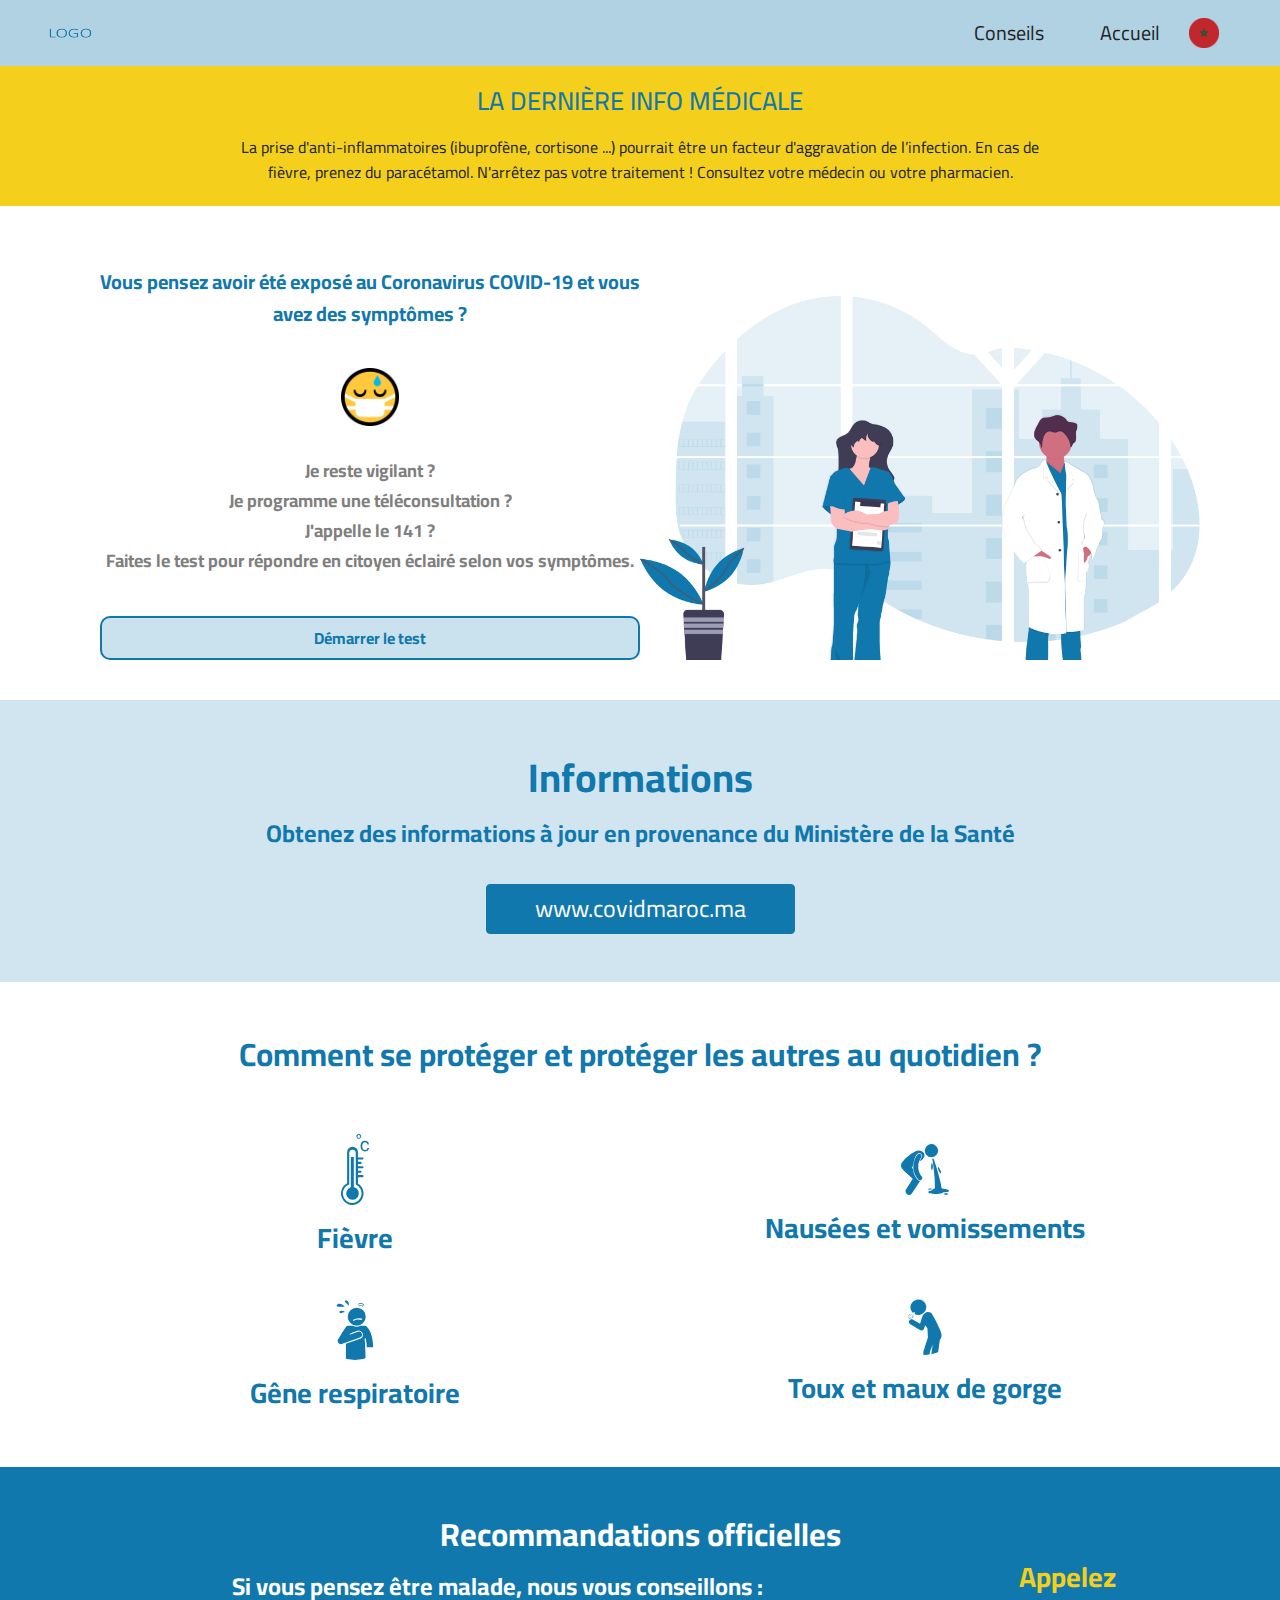
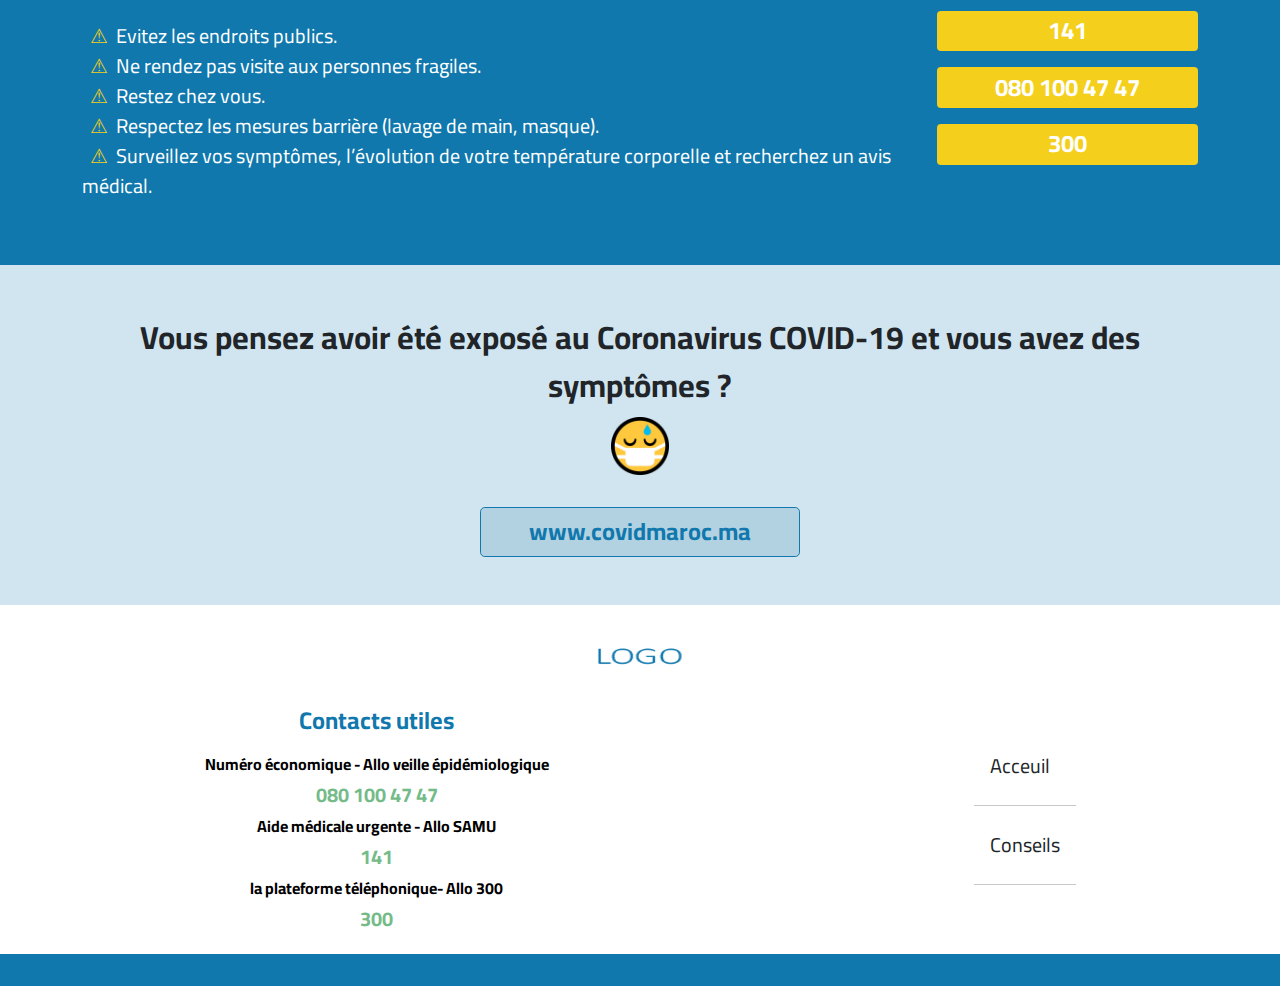
<file: index.html>
<!DOCTYPE html>
<html lang="en">
<head>
    <meta charset="UTF-8">
    <meta http-equiv="X-UA-Compatible" content="IE=edge">
    <meta name="viewport" content="width=device-width, initial-scale=1.0">
    <link rel="preconnect" href="https://fonts.googleapis.com">
    <link rel="preconnect" href="https://fonts.gstatic.com" crossorigin>
    <link href="https://fonts.googleapis.com/css2?family=Cairo:wght@400;500;600;700&display=swap" rel="stylesheet">
    <link rel="stylesheet" href="css/bootstrap.css">
    <link rel="stylesheet" href="css/home.css">
    <title>Document</title>
</head>

<body>
    <header>
        <nav class="navbar navbar-expand-lg bg-info2  navbar-light">
            <div class="container-fluid px-5">
                <a class="navbar-brand" href="#"><img src="img/logo.png" alt="logo" style="height: 40px; width: 45px;"></a>
                <button class="navbar-toggler" type="button" data-bs-toggle="collapse" data-bs-target="#navbarSupportedContent" aria-controls="navbarSupportedContent" aria-expanded="false" aria-label="Toggle navigation">
                    <span class="navbar-toggler-icon"></span>
                </button>
                <div class="collapse navbar-collapse" id="navbarSupportedContent">
                    <div class="d-flex ms-auto">
                        <a class="nav-link fs-5 text-dark me-4"  href="#">Conseils</a>
                        <a class="nav-link fs-5 text-dark" href="#">Accueil</a>
                        <button class="btn rounded-circle shadow-none" ><img src="img/icon-arab.png" alt="arabic" style="width: 30px; height: 30px;"></button>
                    </div>
                </div>
                </div>
        </nav>
    </header>
    <section class="infoMedicale">
        <h2 class="infoMedicale--title">la dernière info Médicale</h2>
        <p class="infoMedicale--para"><bre>
            La prise d'anti-inflammatoires (ibuprofène,
            cortisone ...) pourrait être un facteur d'aggravation de l’infection. En cas de
            fièvre, prenez du paracétamol.</bre>
            N'arrêtez pas votre traitement ! Consultez votre
            médecin ou votre pharmacien.
        </p>
    </section>
    <section class="heroHeader">

        <div class="heroHeader__right">
            <h3 class="heroHeader__right--title">Vous pensez avoir été exposé au Coronavirus
                COVID-19 et vous avez des symptômes ?</h3>
            <span>
                <img class="heroHeader__right--img" src="img/emoji.png" alt="emoji">
            </span>
            <p class="heroHeader__right--para">Je reste vigilant ?
                <br>
                Je programme une téléconsultation ?<br>
                J'appelle le 141 ?<br>
                Faites le test pour répondre en citoyen éclairé selon vos symptômes.
            </p>
            <a href="test.html"> <button class="button">Démarrer le test</button></a>
        </div>
        <div class="heroHeader__left ">
        </div>

    </section>
    <section class="bg-info my-4 p-5">
        <div class="container">
            <div class="col-12 ">
                <h2 class="text-center fw-bolder fs-1 lh-base text-info ">Informations</h2>
            </div>
            <div class="row justify-content-center">
                <div class="col-12 ">
                    <p class="text-center fw-bold fs-4 text-info ">Obtenez des informations à jour en provenance du Ministère de la Santé</p>
                </div>
                <div class="pt-3 col-lg-6 col-sm-6 d-flex flex-column align-items-center ">
                    <a class="btn btn-info text-white fs-4 px-5" href="http://www.covidmaroc.ma">www.covidmaroc.ma</a>
                </div>
            </div>
        </div>
    </section>
    <section>
        <div class="container">
            <div class="row">
                <div class="col-12 mt-4 mb-5">
                    <h2 class="text-center fw-bolder fs-2 lh-base text-info  ">Comment se protéger et protéger les autres au quotidien ?</h2>
                </div>
            </div>
            <div class="row justify-content-center align-items-center">
                <div class="col-12 col-sm-6   text-center mb-3"><img class="imgcon" src="img/ico7.svg" alt="Salutation" ><p class="mt-3 lh-sm fs-3 fw-bold text-info ">Fièvre</p></div>
                <div class="col-12 col-sm-6  text-center mb-3"><img class="imgcon" src="img/ico8.svg" alt="Salutation"><p class="mt-3 lh-sm fs-3 fw-bold text-info ">Nausées et vomissements</p></div>
                <div class="col-12 col-sm-6  text-center mb-3"><img class="imgcon" src="img/ico9.svg" alt="Salutation"><p class="mt-3 lh-sm fs-3 fw-bold text-info ">Gêne respiratoire</p></div>
                <div class="col-12 col-sm-6  text-center mb-3"><img class="imgcon" src="img/ico10.svg" alt="Salutation"><p class="mt-3 lh-sm fs-3 fw-bold text-info ">Toux et maux de gorge</p></div>
            </div>
        </div>
    </section>
    <section class="bg-info1 mt-4 p-5">
        <div class="container">
            <div class="row">
                <div>
                    <h2 class="text-center text-white fw-bolder   ">Recommandations officielles</h2>
                </div>
            </div>
            <div class="row">
                <div class="col-lg-9 col-sm-12">
                    <p class="mt-2 fs-4  fw-bold text-white text-center">Si vous pensez être malade, nous vous conseillons :</p>
                    <ul class="list-unstyled">
                        <li class="text-align-left text-white fs-5"><span class="text-warning px-2 ">⚠</span>Evitez les endroits publics.</li>
                        <li class="text-align-left text-white fs-5"><span class="text-warning px-2 ">⚠</span>Ne rendez pas visite aux personnes fragiles.</li>
                        <li class="text-align-left text-white fs-5"><span class="text-warning px-2 ">⚠</span>Restez chez vous.</li>
                        <li class="text-align-left text-white fs-5"><span class="text-warning px-2 ">⚠</span>Respectez les mesures barrière (lavage de main, masque).</li>
                        <li class="text-align-left text-white fs-5"><span class="text-warning px-2 ">⚠</span>Surveillez vos symptômes, l’évolution de votre température corporelle et recherchez un avis médical.</li>
                    </ul>
                </div>
                <div class="container col-lg-3 col-sm-6 d-flex flex-column ">
                    <h5 class="text-center text-warning fs-3 fw-bold">Appelez</h5>
                    <span class="badge bg-warning mt-2 fs-4">141</span>
                    <span class="badge bg-warning mt-3 fs-4">080 100 47 47</span>
                    <span class="badge bg-warning mt-3 fs-4">300</span>
                </div>
            </div>
        </div>
    </section>
    <section class="bg-info p-5">
        <div class="container">
            <div class="col-12 ">
                <h2 class="text-center fw-bolder fs-2 lh-base ">Vous pensez avoir été exposé au Coronavirus COVID-19 et vous avez des symptômes ?</h2>
            </div>
            <div class="row justify-content-center">
                <div class="col-12 ">
                    <p class="text-center fw-bold fs-4 "><img src="img/emoji.png" alt="" style="width: 58px;height: 58px;"></p>
                </div>
                <div class="pt-3 col-lg-6 col-sm-6 d-flex flex-column align-items-center ">
                    <a class="btn btn-outline-info fw-bold rounded-3 fs-4 px-5" href="http://www.covidmaroc.ma">www.covidmaroc.ma</a>
                </div>
            </div>
        </div>
    </section>
    <!-- Start Footer Section -->
    <footer class=" p-0 m-0">
        <div class=" d-flex justify-content-center align-content-center my-3"><a href="./index.html"><img src="img/logo.png" alt="logo" style="height: 70px; width: 90px;"></a></div>
        <div class=" d-flex  justify-content-around align-items-center mb-3">
            <div class=" text-center me-2">
                <h4 class=" text-info fs-4 fw-bold mb-3">Contacts utiles</h4>
                <p class=" text-black fw-bold mb-1">Numéro économique - Allo veille épidémiologique</p>
                <p class=" text-success fw-bold fs-5 mb-1">080 100 47 47</p>
                <p class=" text-black fw-bold mb-1">Aide médicale urgente - Allo SAMU</p>
                <p class=" text-success fw-bold fs-5 mb-1">141</p>
                <p class=" text-black fw-bold mb-1">la plateforme téléphonique- Allo 300</p>
                <p class=" text-success fw-bold fs-5 mb-1">300</p>
            </div>
            <div class=" ms-2 ">
                <ul class=" list-unstyled ">
                    <li class="">
                        <a class="nav-link fs-5 text-dark text-decoration-none" href="#">Acceuil</a>
                        <hr>
                    </li>
                    <li >
                        <a class="nav-link fs-5 text-dark text-decoration-none" href="#">Conseils</a>
                        <hr>
                    </li>
                </ul>
            </div>
        </div>
        <div class="container-fluid bg-info1 py-3 mb-0 "></div>
    </footer>
    <!-- End Footer Section -->
    <script src="js/bootstrap.js"></script>
</body>

</html>
</file>
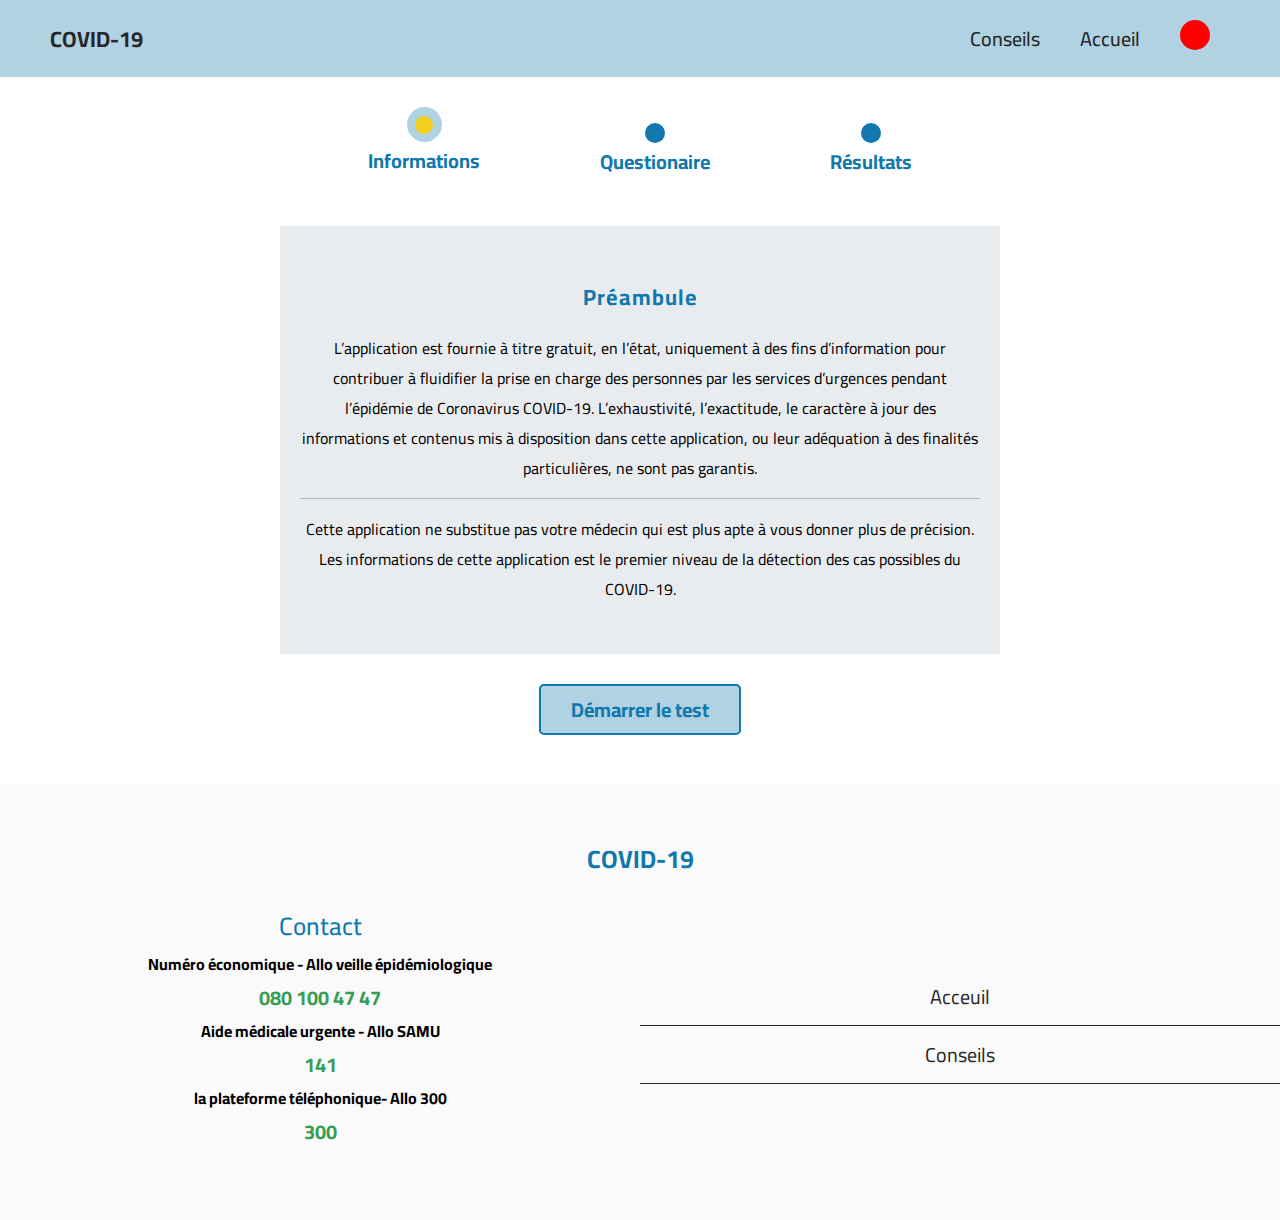
<file: aa.html>
<!DOCTYPE html>
<html lang="en">
  <head>
    <meta charset="UTF-8" />
    <meta http-equiv="X-UA-Compatible" content="IE=edge" />
    <meta name="viewport" content="width=device-width, initial-scale=1.0" />
    <link rel="preconnect" href="https://fonts.googleapis.com" />
    <link rel="preconnect" href="https://fonts.gstatic.com" crossorigin />
    <link href="https://fonts.googleapis.com/css2?family=Cairo:wght@300;400;500;600;700&display=swap" rel="stylesheet"/>
    <link href="https://cdn.jsdelivr.net/npm/bootstrap@5.0.2/dist/css/bootstrap.min.css" rel="stylesheet" integrity="sha384-EVSTQN3/azprG1Anm3QDgpJLIm9Nao0Yz1ztcQTwFspd3yD65VohhpuuCOmLASjC" crossorigin="anonymous">

    <link rel="stylesheet" href="./css/style.css" />
    <title>Covid 19 | Test</title>
  </head>
  <body>
    <!-- Start Header Section -->
    <header class="header">
      <div class="header__content">
        <a class="brand__name" href="./index.html">COVID-19</a>
        <nav>
          <ul class="nav__list">
            <li class="nav__item">
              <a class="nav__link" href="#">conseils</a>
            </li>
            <li class="nav__item"><a class="nav__link" href="#">accueil</a></li>
            <li class="nav__item">
              <a class="nav__link language" href="#"></a>
            </li>
          </ul>
        </nav>
      </div>
    </header>
    <!-- End Header Section -->

    <!-- Start Test Section -->
    <section class="test">
      <div class="test__content">
        <div class="test__header">
          <ul class="test__list">
            <li class="test__item active">
              <span class="test__item__circle"></span>
              <span class="test__item__text">Informations</span>
            </li>
            <li class="test__item">
              <span class="test__item__circle"></span>
              <span class="test__item__text">Questionaire</span>
            </li>
            <li class="test__item">
              <span class="test__item__circle"></span>
              <span class="test__item__text">Résultats</span>
            </li>
          </ul>
        </div>
        <div class="test__body">
          <div class="body__content">
            <h4 class="body__title">Préambule</h4>
            <p class="body__description">
              L’application est fournie à titre gratuit, en l’état, uniquement à
              des fins d’information pour contribuer à fluidifier la prise en
              charge des personnes par les services d’urgences pendant
              l’épidémie de Coronavirus COVID-19. L’exhaustivité, l’exactitude,
              le caractère à jour des informations et contenus mis à disposition
              dans cette application, ou leur adéquation à des finalités
              particulières, ne sont pas garantis.
              <span class="body__line"></span>
              Cette application ne substitue pas votre médecin qui est plus apte
              à vous donner plus de précision. Les informations de cette
              application est le premier niveau de la détection des cas
              possibles du COVID-19.
            </p>
          </div>
        </div>
        <button class="start__test">Démarrer le test</button>
      </div>
    </section>
    <!-- End Test Section -->

    <!-- Start Footer Section -->
    <footer class="footer">
      <div class="footer__content">
        <div class="footer__brand"><a href="./index.html">COVID-19</a></div>
        <div class="footer__contact">
          <h4 class="contact__title">Contact</h4>
          <p class="contact__name">
            Numéro économique - Allo veille épidémiologique
          </p>
          <p class="contact__number">080 100 47 47</p>
          <p class="contact__name">Aide médicale urgente - Allo SAMU</p>
          <p class="contact__number">141</p>
          <p class="contact__name">la plateforme téléphonique- Allo 300</p>
          <p class="contact__number">300</p>
        </div>
        <div class="footer__navbar">
          <ul class="footer__list">
            <li class="footer__item">
              <a class="footer__link" href="#">Acceuil</a>
            </li>
            <li class="footer__item">
              <a class="footer__link" href="#">Conseils</a>
            </li>
          </ul>
        </div>
      </div>
    </footer>
    <!-- End Footer Section -->
  </body>
</html>
</file>
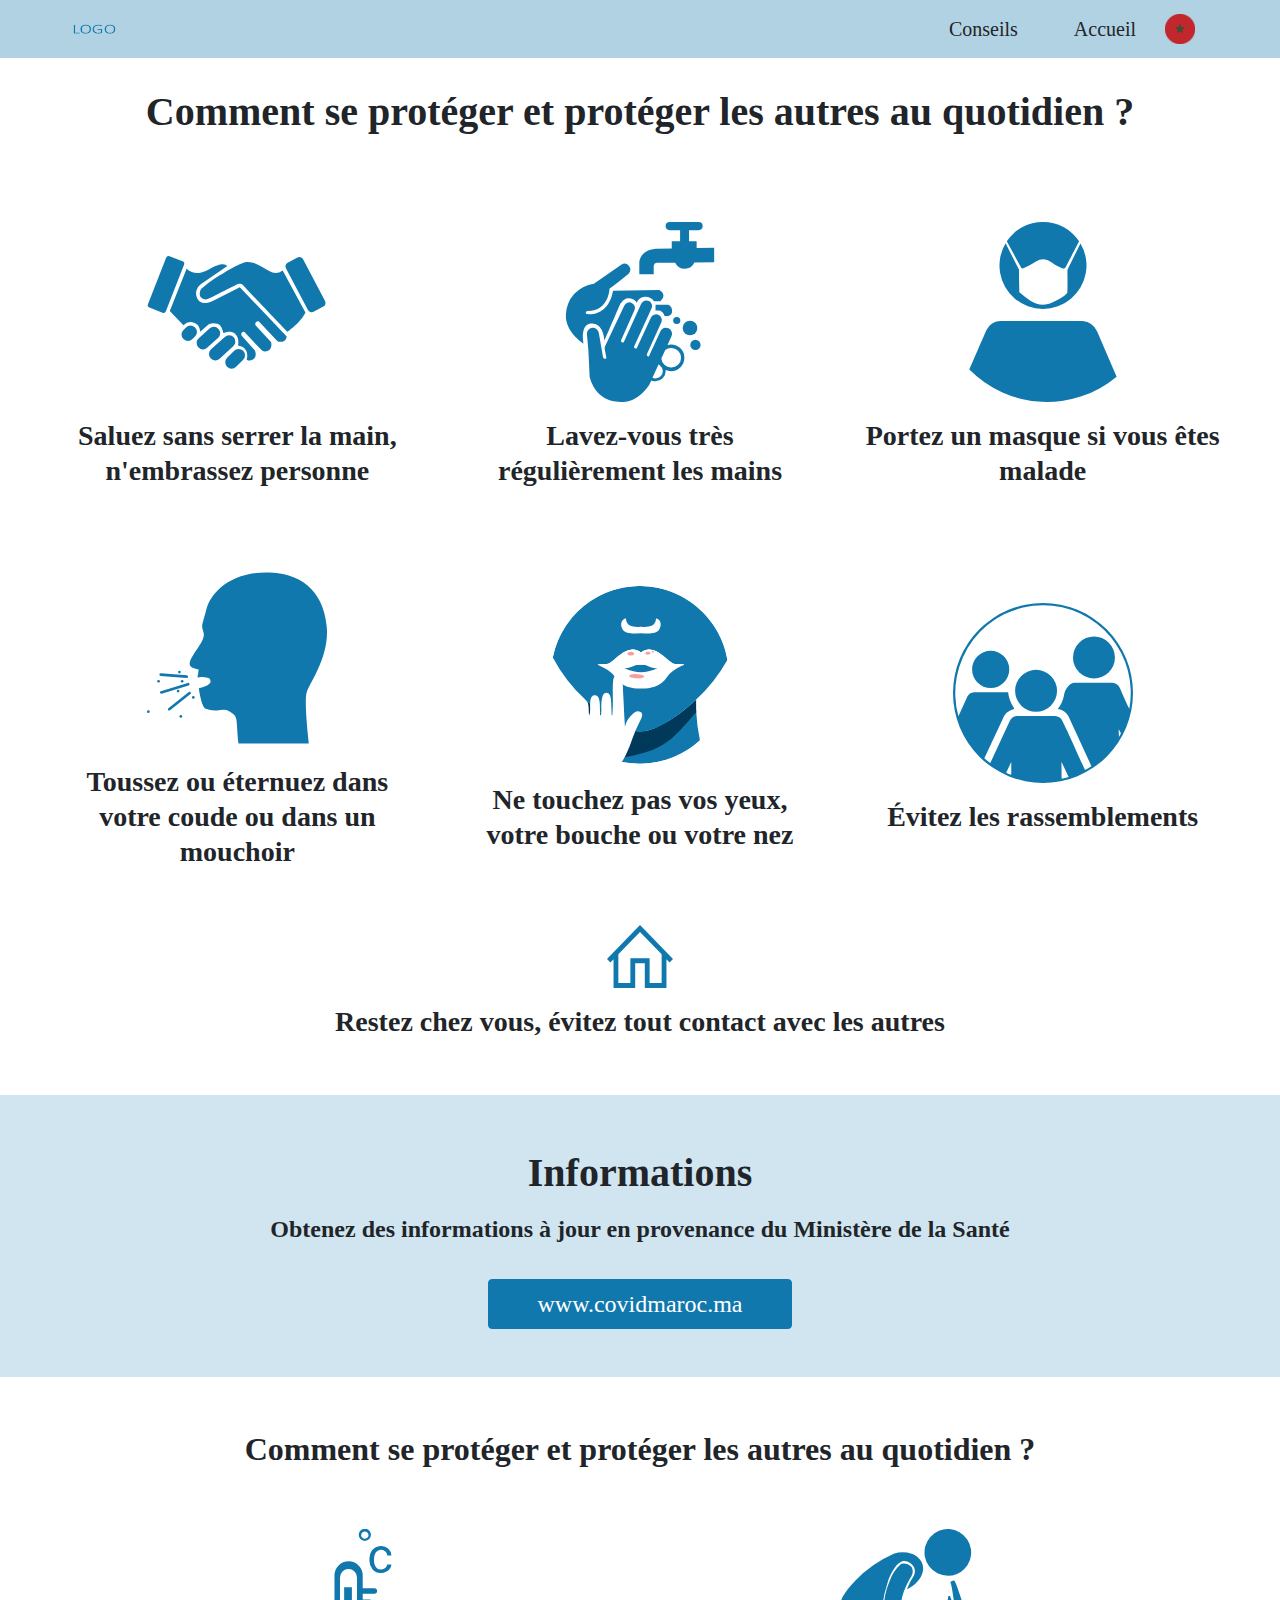
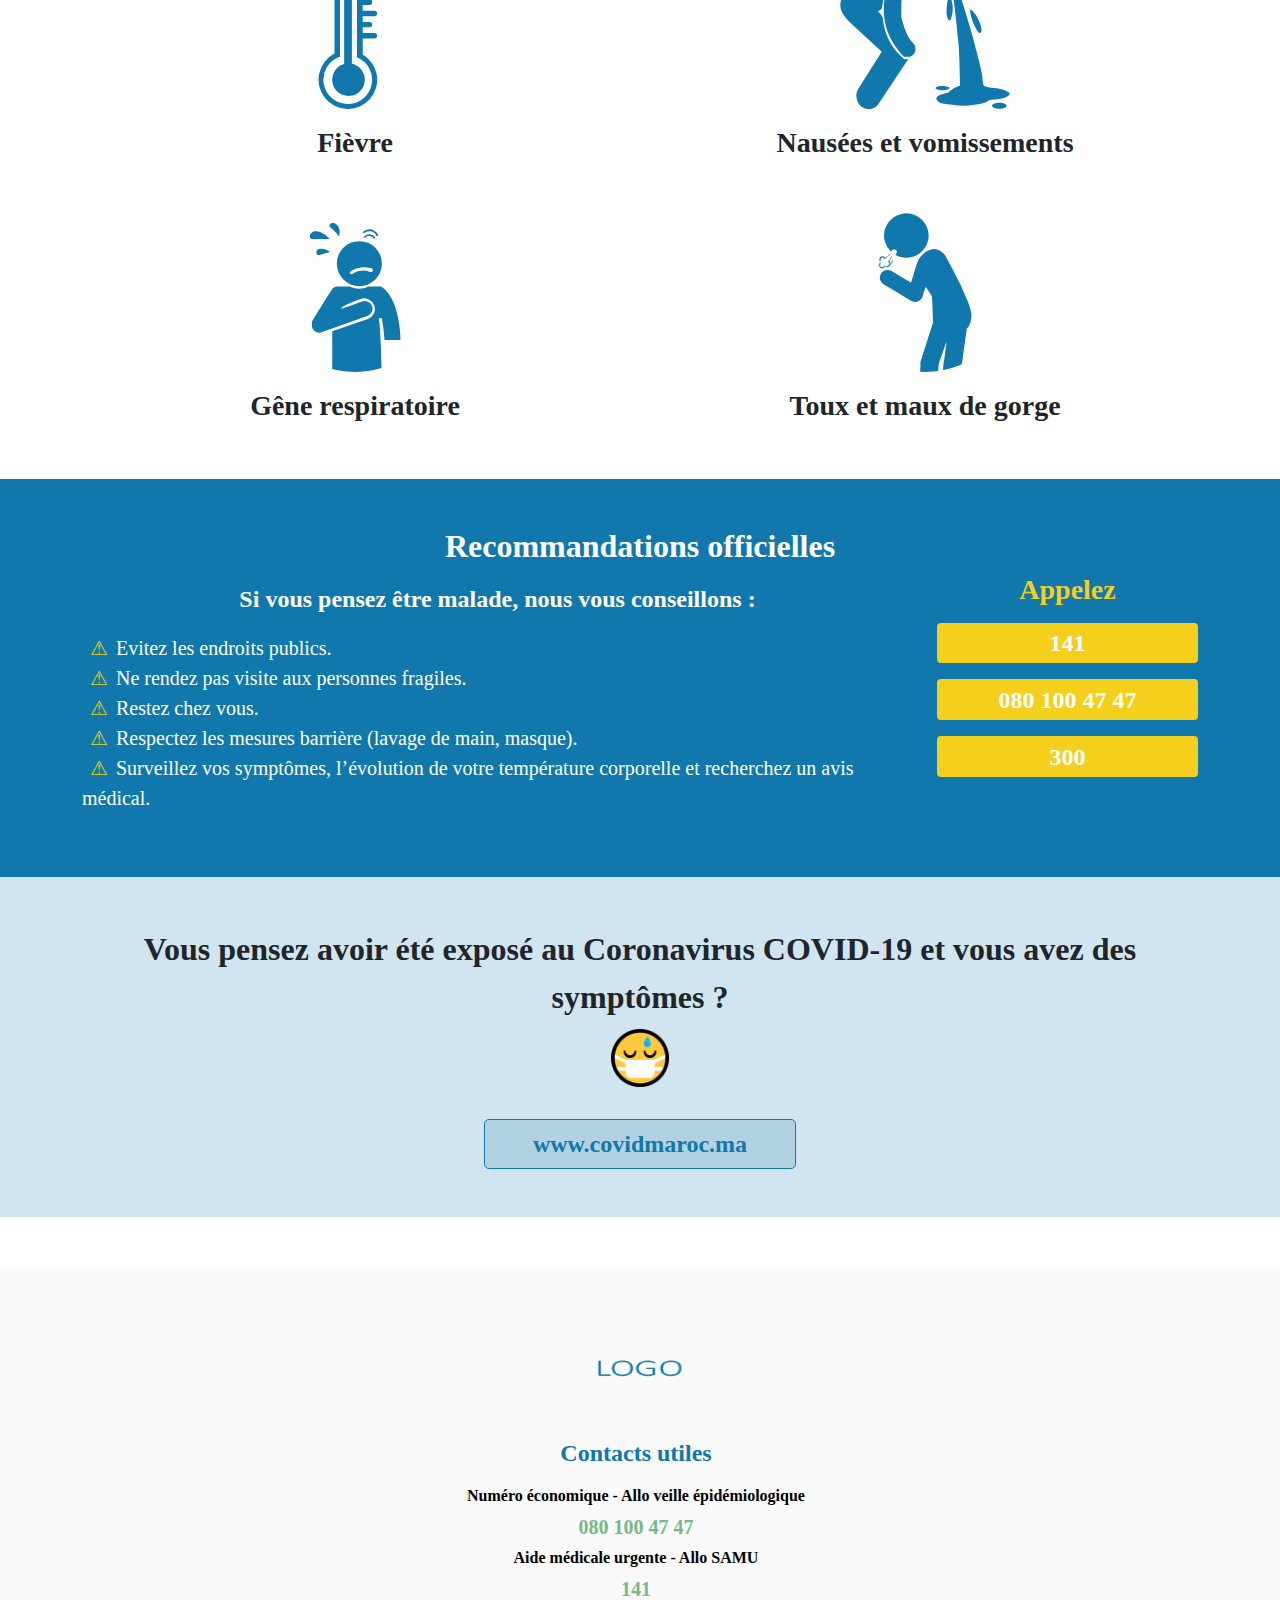
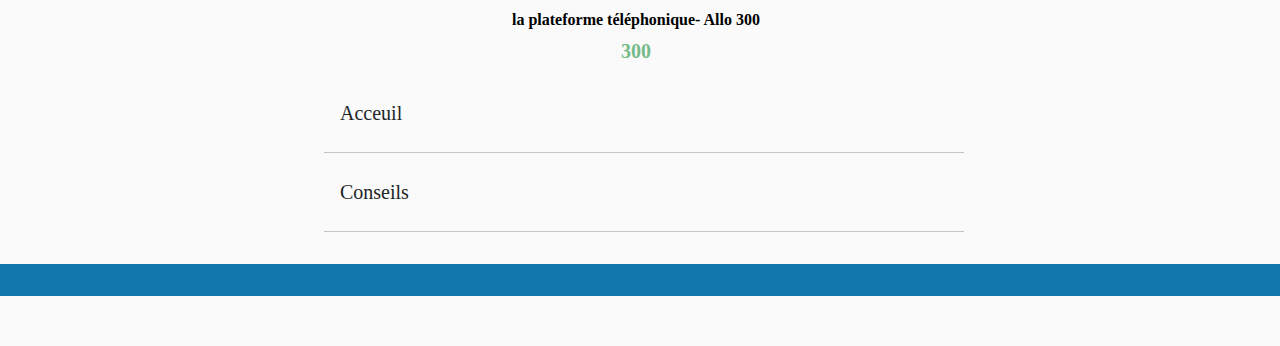
<file: conseils.html>
<!DOCTYPE html>
<html lang="en">
<head>
    <meta charset="UTF-8">
    <meta http-equiv="X-UA-Compatible" content="IE=edge">
    <meta name="viewport" content="width=device-width, initial-scale=1.0">
    <link rel="stylesheet" href="css/bootstrap.css">
    <link rel="stylesheet" href="css/style.css">
    <title>Document</title>
</head>
<body>
    <header>

        <nav class="navbar navbar-expand-md  bg-info2 px-5 py-1">
            <div class="container-fluid px-4">
                <a class="navbar-brand" href="#"><img src="img/logo.png" alt="logo" style="height: 40px; width: 45px;"></a>
                <button class="navbar-toggler" type="button" data-toggle="collapse" data-target="#navbarSupportedContent" aria-controls="navbarSupportedContent" aria-expanded="false" aria-label="Toggle navigation">
                    <span class="navbar-toggler-icon"></span>
                </button>
                <div class="collapse navbar-collapse" id="navbarTogglerDemo02">
                    <div class="d-flex ms-auto">
                        <a class="nav-link fs-5 text-dark me-4"  href="#">Conseils</a>
                        <a class="nav-link fs-5 text-dark" href="#">Accueil</a>
                        <button class="btn rounded-circle shadow-none" ><img src="img/icon-arab.png" alt="arabic" style="width: 30px; height: 30px;"></button>
                    </div>
                </div>

            </div>
        </nav>
    </header>
    <section>
        <div class="container-fluid px-5">
            <div class="row">
                <div class="col-12 mt-4 mb-5">

                    <h2 class="text-center fw-bolder fs-1 lh-base ">Comment se protéger et protéger les autres au quotidien ?</h2>
                </div>
            </div>
            <div class="row justify-content-center align-items-center">
                <div class="col-12 col-sm-6 col-md-4  text-center mb-3 p-4"><img class="imgcon" src="img/ico3.svg" alt="Salutation" ><p class="mt-3 lh-sm fs-3 fw-bold">Saluez sans serrer la main, n'embrassez personne</p></div>
                <div class="col-12 col-sm-6 col-md-4  text-center mb-3 p-4"><img class="imgcon" src="img/ico1.svg" alt="Salutation"><p class="mt-3 lh-sm fs-3 fw-bold">Lavez-vous très régulièrement les mains</p></div>
                <div class="col-12 col-sm-6 col-md-4  text-center mb-3 p-4"><img class="imgcon" src="img/ico2.svg" alt="Salutation"><p class="mt-3 lh-sm fs-3 fw-bold">Portez un masque si vous êtes malade</p></div>
                <div class="col-12 col-sm-6 col-md-4  text-center mb-3 p-4"><img class="imgcon" src="img/ico6.svg" alt="Salutation"><p class="mt-3 lh-sm fs-3 fw-bold">Toussez ou éternuez dans votre coude ou dans un mouchoir</p></div>
                <div class="col-12 col-sm-6 col-md-4  text-center mb-3 p-4"><img class="imgcon" src="img/ico5.svg" alt="Salutation"><p class="mt-3 lh-sm fs-3 fw-bold">Ne touchez pas vos yeux, votre bouche ou votre nez</p></div>
                <div class="col-12 col-sm-6 col-md-4  text-center mb-3 p-4"><img class="imgcon" src="img/ico4.svg" alt="Salutation"><p class="mt-3 lh-sm fs-3 fw-bold">Évitez les rassemblements</p></div>
                <div class="col-12   text-center mb-3"><img src="img/icon-house.svg" alt="Salutation"><p class="mt-3 lh-sm fs-3 fw-bold">Restez chez vous, évitez tout contact avec les autres</p></div>
            </div>
        </div>
    </section>
    <section class="bg-info my-4 p-5">
        <div class="container">
            <div class="col-12 ">

                <h2 class="text-center fw-bolder fs-1 lh-base ">Informations</h2>
            </div>
            <div class="row justify-content-center">
                <div class="col-12 ">
                    <p class="text-center fw-bold fs-4 ">Obtenez des informations à jour en provenance du Ministère de la Santé</p>
                </div>
                <div class="pt-3 col-lg-6 col-sm-6 d-flex flex-column align-items-center ">
                    <a class="btn btn-info text-white fs-4 px-5" href="http://www.covidmaroc.ma">www.covidmaroc.ma</a>
                </div>
            </div>
        </div>
    </section>
    <section>
        <div class="container">
            <div class="row">
                <div class="col-12 mt-4 mb-5">

                    <h2 class="text-center fw-bolder fs-2 lh-base ">Comment se protéger et protéger les autres au quotidien ?</h2>
                </div>
            </div>
            <div class="row justify-content-center align-items-center">
                <div class="col-12 col-sm-6   text-center mb-3"><img class="imgcon" src="img/ico7.svg" alt="Salutation" ><p class="mt-3 lh-sm fs-3 fw-bold">Fièvre</p></div>
                <div class="col-12 col-sm-6  text-center mb-3"><img class="imgcon" src="img/ico8.svg" alt="Salutation"><p class="mt-3 lh-sm fs-3 fw-bold">Nausées et vomissements</p></div>
                <div class="col-12 col-sm-6  text-center mb-3"><img class="imgcon" src="img/ico9.svg" alt="Salutation"><p class="mt-3 lh-sm fs-3 fw-bold">Gêne respiratoire</p></div>
                <div class="col-12 col-sm-6  text-center mb-3"><img class="imgcon" src="img/ico10.svg" alt="Salutation"><p class="mt-3 lh-sm fs-3 fw-bold">Toux et maux de gorge</p></div>
            </div>
        </div>
    </section>
    <section class="bg-info1 mt-4 p-5">
        <div class="container">
            <div class="row">
                <div>
                    <h2 class="text-center text-white fw-bolder  ">Recommandations officielles</h2>
                </div>
            </div>
            <div class="row">
                <div class="col-lg-9 col-sm-12">
                    <p class="mt-2 fs-4  fw-bold text-white text-center">Si vous pensez être malade, nous vous conseillons :</p>
                    <ul class="list-unstyled">

                        <li class="text-align-left text-white fs-5"><span class="text-warning px-2">⚠</span>Evitez les endroits publics.</li>
                        <li class="text-align-left text-white fs-5"><span class="text-warning px-2">⚠</span>Ne rendez pas visite aux personnes fragiles.</li>
                        <li class="text-align-left text-white fs-5"><span class="text-warning px-2">⚠</span>Restez chez vous.</li>
                        <li class="text-align-left text-white fs-5"><span class="text-warning px-2">⚠</span>Respectez les mesures barrière (lavage de main, masque).</li>
                        <li class="text-align-left text-white fs-5"><span class="text-warning px-2">⚠</span>Surveillez vos symptômes, l’évolution de votre température corporelle et recherchez un avis médical.</li>
                    </ul>
                </div>
                <div class="container col-lg-3 col-sm-6 d-flex flex-column ">
                    <h5 class="text-center text-warning fs-3 fw-bold">Appelez</h5>
                    <span class="badge bg-warning mt-2 fs-4">141</span>
                    <span class="badge bg-warning mt-3 fs-4">080 100 47 47</span>
                    <span class="badge bg-warning mt-3 fs-4">300</span>
                </div>
            </div>
        </div>
    </section>
    <section class="bg-info p-5">
        <div class="container">
            <div class="col-12 ">
                <h2 class="text-center fw-bolder fs-2 lh-base ">Vous pensez avoir été exposé au Coronavirus COVID-19 et vous avez des symptômes ?</h2>
            </div>
            <div class="row justify-content-center">
                <div class="col-12 ">
                    <p class="text-center fw-bold fs-4 "><img src="img/emoji.png" alt="" style="width: 58px;height: 58px;"></p>
                </div>
                <div class="pt-3 col-lg-6 col-sm-6 d-flex flex-column align-items-center ">
                    <a class="btn btn-outline-info fw-bold rounded-3 fs-4 px-5" href="http://www.covidmaroc.ma">www.covidmaroc.ma</a>
                </div>
            </div>
        </div>
    </section>
    <!-- Start Footer Section -->

    <footer class="footer">
        <div class="footer__brand d-flex justify-content-center align-content-center my-3"><a href="./index.html"><img src="img/logo.png" alt="logo" style="height: 70px; width: 90px;"></a></div>
        <div class="footer__content d-flex justify-content-around align-items-center mb-3">
            <div class="footer__contact text-center me-2">
                <h4 class="contact__title text-info fs-4 fw-bold mb-3">Contacts utiles</h4>
                <p class="contact__name text-black fw-bold mb-1">Numéro économique - Allo veille épidémiologique</p>
                <p class="contact__number text-success fw-bold fs-5 mb-1">080 100 47 47</p>
                <p class="contact__name text-black fw-bold mb-1">Aide médicale urgente - Allo SAMU</p>
                <p class="contact__number text-success fw-bold fs-5 mb-1">141</p>
                <p class="contact__name text-black fw-bold mb-1">la plateforme téléphonique- Allo 300</p>
                <p class="contact__number text-success fw-bold fs-5 mb-1">300</p>
            </div>
            <div class="footer__navbar ms-2">
                <ul class="footer__list list-unstyled ">
                    <li class="footer__item">
                        <a class="nav-link fs-5 text-dark text-decoration-none" href="#">Acceuil</a>
                        <hr>
                    </li>
                    <li class="footer__item">
                        <a class="nav-link fs-5 text-dark text-decoration-none" href="#">Conseils</a>
                        <hr>
                    </li>
                </ul>
            </div>
        </div>
        <div class="container-fluid bg-info1 py-3 mb-0"></div>
    </footer>
    <!-- End Footer Section -->
    <script src="js/bootstrap.js"></script>
</body>
</html>
</file>
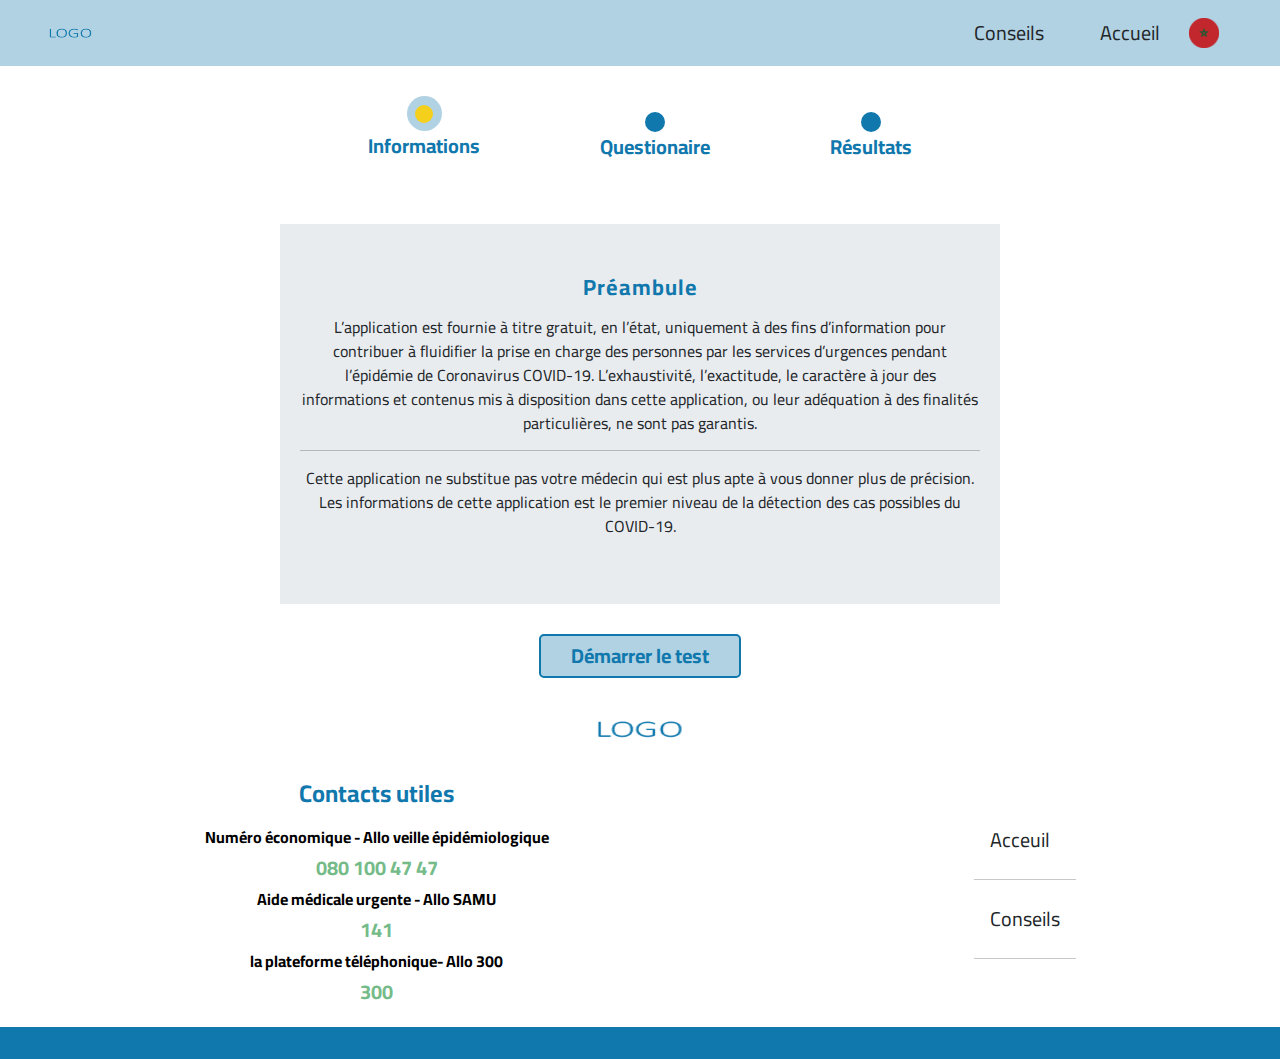
<file: start.html>
<!DOCTYPE html>
<html lang="en">
  <head>
    <meta charset="UTF-8" />
    <meta http-equiv="X-UA-Compatible" content="IE=edge" />
    <meta name="viewport" content="width=device-width, initial-scale=1.0" />
    <link rel="preconnect" href="https://fonts.googleapis.com" />
    <link rel="preconnect" href="https://fonts.gstatic.com" crossorigin />
    <link href="https://fonts.googleapis.com/css2?family=Cairo:wght@300;400;500;600;700&display=swap"rel="stylesheet"/>
    <link rel="stylesheet" href="css/bootstrap.css">
    <link rel="stylesheet" href="./css/style.css" />
    <title>Covid 19 | Test</title>
  </head>
  <body>
    <!-- Start Header Section -->
    <header>
      <nav class="navbar navbar-expand-lg bg-info2  navbar-light">
          <div class="container-fluid px-5">
              <a class="navbar-brand" href="#"><img src="img/logo.png" alt="logo" style="height: 40px; width: 45px;"></a>
              <button class="navbar-toggler" type="button" data-bs-toggle="collapse" data-bs-target="#navbarSupportedContent" aria-controls="navbarSupportedContent" aria-expanded="false" aria-label="Toggle navigation">
                  <span class="navbar-toggler-icon"></span>
              </button>
              <div class="collapse navbar-collapse" id="navbarSupportedContent">
                  <div class="d-flex ms-auto">
                      <a class="nav-link fs-5 text-dark me-4"  href="#">Conseils</a>
                      <a class="nav-link fs-5 text-dark" href="#">Accueil</a>
                      <button class="btn rounded-circle shadow-none" ><img src="img/icon-arab.png" alt="arabic" style="width: 30px; height: 30px;"></button>
                  </div>
              </div>
              </div>
        </nav>
    </header>
    <!-- End Header Section -->

    <!-- Start Test Section -->
    <section class="test">
      <div class="test__content">
        <div class="test__header">
          <ul class="test__list">
            <li class="test__item active">
              <span class="test__item__circle"></span>
              <span class="test__item__text">Informations</span>
            </li>
            <li class="test__item">
              <span class="test__item__circle"></span>
              <span class="test__item__text">Questionaire</span>
            </li>
            <li class="test__item">
              <span class="test__item__circle"></span>
              <span class="test__item__text">Résultats</span>
            </li>
          </ul>
        </div>
        <div class="test__body">
          <div class="body__content">
            <h4 class="body__title">Préambule</h4>
            <p class="body__description">
              L’application est fournie à titre gratuit, en l’état, uniquement à
              des fins d’information pour contribuer à fluidifier la prise en
              charge des personnes par les services d’urgences pendant
              l’épidémie de Coronavirus COVID-19. L’exhaustivité, l’exactitude,
              le caractère à jour des informations et contenus mis à disposition
              dans cette application, ou leur adéquation à des finalités
              particulières, ne sont pas garantis.
              <span class="body__line"></span>
              Cette application ne substitue pas votre médecin qui est plus apte
              à vous donner plus de précision. Les informations de cette
              application est le premier niveau de la détection des cas
              possibles du COVID-19.
            </p>
          </div>
        </div>
        <a href="test.html" class="start__test">Démarrer le test</a>
      </div>
    </section>
    <!-- End Test Section -->

    <!-- Start Footer Section -->
    <footer class=" p-0 m-0">
      <div class=" d-flex justify-content-center align-content-center my-3"><a href="./index.html"><img src="img/logo.png" alt="logo" style="height: 70px; width: 90px;"></a></div>
      <div class=" d-flex  justify-content-around align-items-center mb-3">
          <div class=" text-center me-2">
              <h4 class=" text-info fs-4 fw-bold mb-3">Contacts utiles</h4>
              <p class=" text-black fw-bold mb-1">Numéro économique - Allo veille épidémiologique</p>
              <p class=" text-success fw-bold fs-5 mb-1">080 100 47 47</p>
              <p class=" text-black fw-bold mb-1">Aide médicale urgente - Allo SAMU</p>
              <p class=" text-success fw-bold fs-5 mb-1">141</p>
              <p class=" text-black fw-bold mb-1">la plateforme téléphonique- Allo 300</p>
              <p class=" text-success fw-bold fs-5 mb-1">300</p>
          </div>
          <div class=" ms-2 ">
              <ul class=" list-unstyled ">
                  <li class="">
                      <a class="nav-link fs-5 text-dark text-decoration-none" href="#">Acceuil</a>
                      <hr>
                  </li>
                  <li >
                      <a class="nav-link fs-5 text-dark text-decoration-none" href="#">Conseils</a>
                      <hr>
                  </li>
              </ul>
          </div>
      </div>
      <div class="container-fluid bg-info1 py-3 mb-0 "></div>
  </footer>
  <!-- End Footer Section -->
    <script src="js/bootstrap.js"></script>


  </body>
</html>
</file>
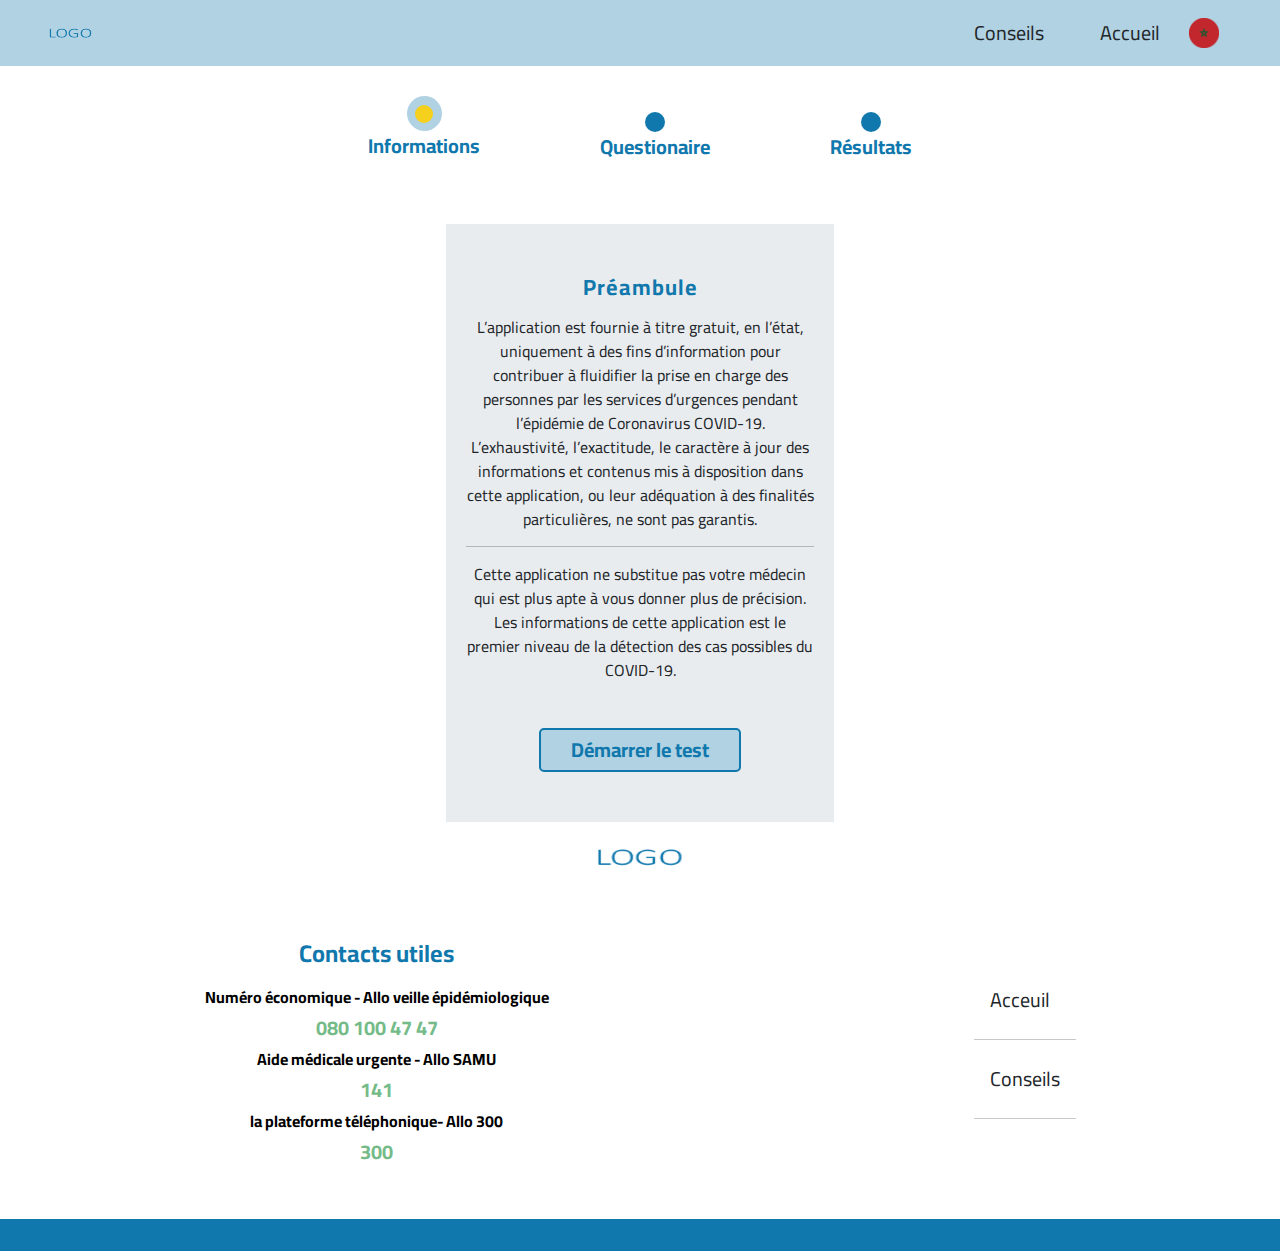
<file: test.html>
<!DOCTYPE html>
<html lang="en">
<head>
    <meta charset="UTF-8" />
    <meta http-equiv="X-UA-Compatible" content="IE=edge" />
    <meta name="viewport" content="width=device-width, initial-scale=1.0" />
    <link rel="preconnect" href="https://fonts.googleapis.com" />
    <link rel="preconnect" href="https://fonts.gstatic.com" crossorigin />
    <link href="https://fonts.googleapis.com/css2?family=Cairo:wght@300;400;500;600;700&display=swap" rel="stylesheet" />
    <link rel="stylesheet" href="css/bootstrap.css" />
    <link rel="stylesheet" href="./css/style.css" />
    <title>Covid 19 | Test</title>
</head>
<body>
    <!-- Start Header Section -->
    <header>
        <nav class="navbar navbar-expand-lg bg-info2 navbar-light">
            <div class="container-fluid px-5">
            <a class="navbar-brand" href="#"
                ><img
                src="img/logo.png"
                alt="logo"
                style="height: 40px; width: 45px"
            /></a>
            <button class="navbar-toggler" type="button" data-bs-toggle="collapse" data-bs-target="#navbarSupportedContent" aria-controls="navbarSupportedContent" aria-expanded="false" aria-label="Toggle navigation">
            <span class="navbar-toggler-icon"></span>
            </button>
            <div class="collapse navbar-collapse" id="navbarSupportedContent">
                <div class="d-flex ms-auto">
                <a class="nav-link fs-5 text-dark me-4" href="#">Conseils</a>
                <a class="nav-link fs-5 text-dark" href="#">Accueil</a>
                <button class="btn rounded-circle shadow-none">
                    <img
                    src="img/icon-arab.png"
                    alt="arabic"
                    style="width: 30px; height: 30px"
                    />
                </button>
                </div>
            </div>
            </div>
        </nav>
    </header>
    <!-- End Header Section -->

    <!-- Start Test Section -->
    <section class="test container px-6">
        <div class="test__header">
            <ul class="test__list">
            <li class="test__item active" >
                <span class="test__item__circle"></span>
                <span class="test__item__text">Informations</span>
            </li>
            <li class="test__item ">
                <span class="test__item__circle"></span>
                <span class="test__item__text">Questionaire</span>
            </li>
            <li class="test__item">
                <span class="test__item__circle"></span>
                <span class="test__item__text">Résultats</span>
            </li>
            </ul>
        </div>
        <!-- start -->
        <div class="body__content" id="start">
            <h4 class="body__title">Préambule</h4>
            <p class="body__description">
                L’application est fournie à titre gratuit, en l’état, uniquement à
                des fins d’information pour contribuer à fluidifier la prise en
                charge des personnes par les services d’urgences pendant
                l’épidémie de Coronavirus COVID-19. L’exhaustivité, l’exactitude,
                le caractère à jour des informations et contenus mis à disposition
                dans cette application, ou leur adéquation à des finalités
                particulières, ne sont pas garantis.
                <span class="body__line"></span>
                Cette application ne substitue pas votre médecin qui est plus apte
                à vous donner plus de précision. Les informations de cette
                application est le premier niveau de la détection des cas
                possibles du COVID-19.
            </p>
            <div>
            <a  class="start__test" id="demar">Démarrer le test</a>
            </div>
        </div>
        <!-- End-->
        <div class="test__content card" id ="test" style="display: none;">
            <div class="card-header">
                <div class="progress" id="progress">
                    <div class="progress-bar" role="progressbar" aria-valuenow="25" aria-valuemin="0" aria-valuemax="100" >
                        <div id="numberQuestion">   </div>
                    </div>
                </div>
            </div>
            <div class="test__body card-body px-6">
                <div class="d-flex flex-column justify-content-center align-items-center mb-5" >
                    <div id="question" class="card-text fs-2 fw-bolder text-black-50 my-5 mx-4" ></div>
                    <div id="answer" class="d-flex justify-content-between align-items-center mt-5" ></div>
                </div>
                <div class="test__footer d-flex justify-content-between align-items-center mt-4 py-5"  >
                    <button id="precedent" class="btn btn-outline-info fw-bold rounded-3 fs-5 px-5 shadow-none" > precedent </button>
                    <button id="next" class="btn btn-outline-info fw-bold rounded-3 fs-5 px-5 shadow-none" > suivant </button>
                </div>
            </div>
        </div>
    </section>

    <!-- Start Footer Section -->
<footer class="w-100">
    <div class="d-flex justify-content-center align-content-center mb-5">
        <a href="#"><img src="img/logo.png" alt="logo" style="height: 70px; width: 90px"/></a>
    </div>
    <div class="d-flex justify-content-around align-items-center mb-5">
        <div class="text-center me-2">
            <h4 class="text-info fs-4 fw-bold mb-3">Contacts utiles</h4>
            <p class="text-black fw-bold mb-1"> Numéro économique - Allo veille épidémiologique </p>
            <p class="text-success fw-bold fs-5 mb-1">080 100 47 47</p>
            <p class="text-black fw-bold mb-1"> Aide médicale urgente - Allo SAMU </p>
            <p class="text-success fw-bold fs-5 mb-1">141</p>
            <p class="text-black fw-bold mb-1"> la plateforme téléphonique- Allo 300 </p>
            <p class="text-success fw-bold fs-5 mb-1">300</p>
        </div>
        <div class="ms-2">
            <ul class="list-unstyled">
                <li class="">
                    <a class="nav-link fs-5 text-dark text-decoration-none" href="#">Acceuil</a>
                    <hr />
                </li>
                <li>
                    <a class="nav-link fs-5 text-dark text-decoration-none" href="#">Conseils</a>
                    <hr />
                </li>
            </ul>
        </div>
    </div>
    <div class="container-fluid bg-info1 py-3 mb-0 mt-5"></div>
</footer>
<!-- End Footer Section -->

<script src="js/bootstrap.js"></script>
<script src="js/question.js"></script>

</body>
</html>
</file>
<file: css/home.css>
* {
    box-sizing: border-box;
    padding: 0;
    margin: 0;
    font-family: 'Cairo'; }
  a{
    text-decoration: none;
  }
  .infoMedicale {
    background: #F4CF1B;
   }
    .infoMedicale--title {
      text-align: center;
      text-transform: uppercase;
      color: #1078AD;
      padding-top: 20px;
      font-size: 1.6rem; }
    .infoMedicale--para {
      text-align: center;
      padding: 10px 240px 20px;
      line-height: 1.6rem; }
   
  .heroHeader__left{
  background-image: url("../img/Group_80.png");
  background-size: contain;
  background-repeat: no-repeat;
  background-position-y: 50px;
  width: 105%;
  
      }
  .heroHeader {
    margin: 40px 100px;
    display: grid;
    grid-template-columns: 1fr 1fr;
    grid-template-rows: 1fr; 
  }
  
  
    .heroHeader__right--img {
      display: block;
      margin-left: auto;
      margin-right: auto;
      padding-bottom: 30px; }
    .heroHeader__right--title {
      margin-top: 20px;
      font-size: 20px;
      line-height: 32px;
      text-align: center;
      font-weight: 700;
      color: #1078AD;
      padding-bottom: 30px; }
    .heroHeader__right--para {
      font-size: 18px;
      color: #7F7F7F;
      text-align: center;
      font-weight: 700;
      line-height: 30px;
      margin-bottom: 40px; }
  
  @media (max-width: 575px) {
  
    .infoMedicale--title {
      font-size: 24px;
      line-height: 1.4em;
      font-weight: 700; }
    .infoMedicale--para {
      padding: 20px 40px;
      font-size: 16px;
      font-weight: 500;
      text-align: justify;
      text-align-last: center; }
    .heroHeader {
      margin: 0;
      display: grid;
      grid-template-columns: 100%; }
      .heroHeader__left--img {
        display: block;
        margin: 40px auto;
        width: 350px;
        height: 273px; 
        border: 1px solid red;
      
      }
      .heroHeader__right--title {
        padding-left: 20px;
        padding-right: 20px;
        text-align: center;
        font-size: 20px;
        font-weight: 900; }
      .heroHeader__right--img {
        width: 80px;
        height: 104px; }
      .heroHeader__right--para {
        margin-left: 20px;
        margin-right: 20px;
        font-size: 20px;
        font-weight: 900;
        line-height: 35px; } }
  
  
  @media (min-width: 575px) and (max-width: 1024px) {
   
    .infoMedicale--title {
      font-size: 32px;
      font-weight: 700; }
    .infoMedicale--para {
      padding: 0px 40px 40px;
      font-size: 24px; }
    .heroHeader {
      display: grid;
      grid-template-columns: 50% 50%;
      grid-template-rows: 50% 50%;
      margin: 40px 40px; }
      .heroHeader__left--img img {
        width: 344px;
        height: 320px; }
      .heroHeader__right--title {
        font-size: 28px;
        font-weight: 900; } }
        
      
  button {
    display: block;
    margin-left: auto;
    margin-right: auto;
    width: 100%;
    background-color: rgba(150, 197, 220, 0.5);
    border: none;
    color: #1078AD;
  padding: 8px 0;
    border: 2px solid #1078AD;
    border-radius: 10px;
    text-align: center;
    text-decoration: none;
    font-size: 16px;
    font-weight: bolder;
    cursor: pointer; }
  
  button:hover {
    color: #FFFFFF;
    background-color: #1078AD; }
</file>
<file: css/style.css>
@import url('https://cdn.jsdelivr.net/npm/bootstrap-icons@1.8.1/font/bootstrap-icons.css');
* {
  margin: 0;
  padding: 0;
  font-family: cairo, 'sans-serif';
  box-sizing: border-box;
}
.imgcon {
  width: 180px;
  height: 180px;
}
input:out-of-range {
  background-color: rgba(255, 126, 126, 0.397);
  border: 2px solid red;
}
ul {
  list-style: none;
}

a {
  text-decoration: none;
}

/* Start Header Section */
.header {
  background-color: #b1d2e3;
}

.header__content {
  padding: 0 50px;
  display: flex;
  justify-content: space-between;
  align-items: center;
}

.brand__name {
  text-transform: uppercase;
  font-size: 22px;
  font-weight: 700;
  color: #272727;
}

.nav__list {
  display: flex;
}

.nav__item {
  padding: 20px;
}

.nav__link {
  color: #272727;
  font-size: 20px;
  font-weight: 500;
  text-transform: capitalize;
}

.nav__link.language {
  display: block;
  border-radius: 50%;
  width: 30px;
  height: 30px;
  background-color: red;
}
/* End Header Section */

/* Start Test Section */

.test__list {
  padding: 30px 0;
  display: flex;
  justify-content: center;
  align-items: center;
  gap: 40px;
}

.test__item {
  display: flex;
  align-items: center;
  flex-direction: column;
}

.test__item__circle {
  display: inline-block;
  border-radius: 50%;
  width: 20px;
  height: 20px;
  background-color: #1078ad;
}

.test__item__text {
  color: #1078ad;
  font-weight: 700;
  font-size: 20px;
}

.test__item.active {
  margin-bottom: 17px;
}

.test__item.active .test__item__circle {
  position: relative;
  display: inline-block;
  border-radius: 50%;
  width: 35px;
  height: 35px;
  background-color: #b1d2e3;
}

.test__item.active .test__item__circle::before {
  position: absolute;
  top: 50%;
  left: 50%;
  transform: translate(-50%, -50%);
  content: '';
  display: inline;
  border-radius: 50px;
  width: 18px;
  height: 18px;
  background-color: #f4cf1b;
}

.test__content {
  text-align: center;
}

.body__content {
  display: flex ;
  flex-direction: column;
  align-items: center;
  margin: 0 20px;
  padding: 50px 20px;
  background-color: #e9ecef;
}

.body__title {
  margin-bottom: 15px;
  color: #1078ad;
  font-size: 22px;
  font-weight: 700;
  text-align: center;
  letter-spacing: 1px;
}

.body__description {
  text-align: center;
}

.body__line {
  display: block;
  margin: 15px 0;
  width: 100%;
  height: 1px;
  background-color: rgba(128, 128, 128, 0.5);
}

.start__test {
  display: inline-block;
  margin-top: 30px;
  border: 2px solid #1078ad;
  border-radius: 5px;
  padding: 5px 30px;
  color: #1078ad;
  background-color: #b1d2e3;
  font-size: 20px;
  font-weight: 700;
  cursor: pointer;
}

.start__test:hover {
  color: #fff;
  background-color: #1078ad;
}

.result {
  height: 500px;
  background-color: #e9ecef;
  padding: 0 50px;
}

.result__title {
  padding-top: 30px;
  padding-bottom: 50px;
  color: #4f78ad;
  font-weight: 700;
}

.result__message {
  padding: 0 70px;
  padding-bottom: 50px;
  letter-spacing: 1px;
  line-height: 1.7;
  border-bottom: 1px solid gray;
}

.restart-test-btn {
  display: inline-block;
  margin-top: 30px;
  padding: 20px;
  border-radius: 5px;
  font-weight: bold;
  color: #1078ad;
  background-color: #b1d2e3;
}

.restart-test-btn:hover {
  color: #fff;
  background-color: #1078ad;
}

@media screen and (min-width: 768px) {
  .test__list {
    padding: 30px 0;
    gap: 120px;
  }

  .body__content {
    margin: 0 100px;
  }
}

@media screen and (min-width: 992px) {
  .test__list {
    padding: 30px 0;
    gap: 120px;
  }

  .body__content {
    margin: 0 200px;
  }
}
@media screen and (min-width: 1200px) {
  .test__list {
    padding: 30px 0;
    gap: 120px;
  }

  .body__content {
    margin: 0 280px;
  }
}

/* End Test Section */

/* Start Footer Section */

.footer {
  margin-top: 50px;
  padding: 50px 0;
  background-color: #fafafa;
}

.footer__brand {
  text-align: center;
}

.footer__brand a {
  color: #1078ad;
  font-size: 25px;
  font-weight: 700;
}

.footer__contact {
  padding: 20px 0;
  text-align: center;
}

.contact__title {
  color: #1078ad;
  font-size: 25px;
  font-weight: 500;
}

.contact__name {
  font-weight: 700;
}

.contact__number {
  color: #369d53;
  font-size: 20px;
  font-weight: 700;
}

.footer__link {
  display: block;
  border-bottom: 1px solid #272727;
  padding: 10px 0;
  color: #272727;
  font-size: 20px;
  text-align: center;
}

@media screen and (min-width: 768px) {
  .footer__content {
    display: flex;
    flex-wrap: wrap;
    align-items: center;
  }

  .footer__brand {
    width: 100%;
  }
  .footer__contact {
    width: 50%;
  }
  .footer__navbar {
    width: 50%;
  }
}

/* End Footer Section */
</file>
